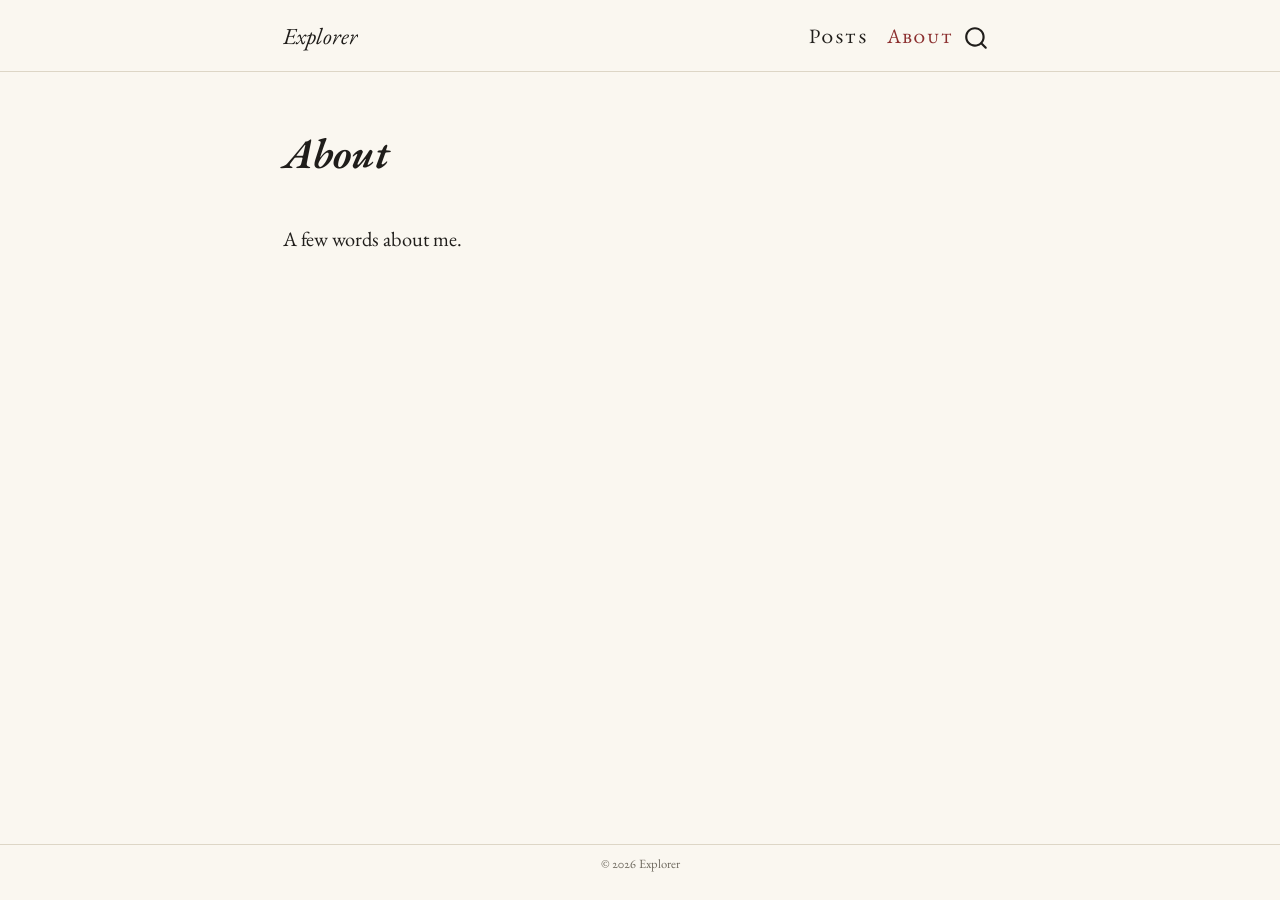
<file: about.html>
<!DOCTYPE html>
<html xmlns="http://www.w3.org/1999/xhtml" lang="en" xml:lang="en"><head>

<meta charset="utf-8">
<meta name="generator" content="quarto-1.10.18">

<meta name="viewport" content="width=device-width, initial-scale=1.0, user-scalable=yes">


<title>About – Explorer</title>
<style>
/* Default styles provided by pandoc.
** See https://pandoc.org/MANUAL.html#variables-for-html for config info.
*/
span.smallcaps{font-variant: small-caps;}
div.columns{display: flex; gap: 1.5em;}
div.column{flex: auto;}
@media screen {
div.columns{gap: min(4vw, 1.5em);}
div.column{overflow-x: auto;}
}
div.hanging-indent{margin-left: 1.5em; text-indent: -1.5em;}
ul.task-list{list-style: none;}
ul.task-list li input[type="checkbox"] {
  width: 0.8em;
  margin: 0 0.8em 0.2em -1em; /* quarto-specific, see https://github.com/quarto-dev/quarto-cli/issues/4556 */ 
  vertical-align: middle;
}
</style>


<script src="site_libs/quarto-nav/quarto-nav.js"></script>
<script src="site_libs/quarto-nav/headroom.min.js"></script>
<script src="site_libs/clipboard/clipboard.min.js"></script>
<script src="site_libs/quarto-search/autocomplete.umd.js"></script>
<script src="site_libs/quarto-search/fuse.min.js"></script>
<script src="site_libs/quarto-search/quarto-search.js"></script>
<meta name="quarto:offset" content="./">
<link href="./favicon.png" rel="icon" type="image/png">
<script src="site_libs/quarto-html/quarto.js" type="module"></script>
<script src="site_libs/quarto-html/tabsets/tabsets.js" type="module"></script>
<script src="site_libs/quarto-html/popper.min.js"></script>
<script src="site_libs/quarto-html/tippy.umd.min.js"></script>
<script src="site_libs/quarto-html/anchor.min.js"></script>
<link href="site_libs/quarto-html/tippy.css" rel="stylesheet">
<link href="site_libs/quarto-html/quarto-syntax-highlighting-9ef9d4760de657dc918b81d25b42b59f.css" rel="stylesheet" id="quarto-text-highlighting-styles">
<script src="site_libs/bootstrap/bootstrap.min.js"></script>
<link href="site_libs/bootstrap/bootstrap-icons.css" rel="stylesheet">
<link href="site_libs/bootstrap/bootstrap-f6f6ca1d723d13f8efd0f51be44ce9d9.min.css" rel="stylesheet" append-hash="true" id="quarto-bootstrap" data-mode="light">
<script id="quarto-search-options" type="application/json">{
  "location": "navbar",
  "copy-button": false,
  "collapse-after": 3,
  "panel-placement": "end",
  "type": "overlay",
  "limit": 50,
  "keyboard-shortcut": [
    "f",
    "/",
    "s"
  ],
  "show-item-context": false,
  "language": {
    "search-no-results-text": "No results",
    "search-matching-documents-text": "matching documents",
    "search-copy-link-title": "Copy link to search",
    "search-hide-matches-text": "Hide additional matches",
    "search-more-match-text": "more match in this document",
    "search-more-matches-text": "more matches in this document",
    "search-clear-button-title": "Clear",
    "search-text-placeholder": "",
    "search-detached-cancel-button-title": "Cancel",
    "search-submit-button-title": "Submit",
    "search-label": "Search"
  }
}</script>
<link rel="preconnect" href="https://fonts.googleapis.com">
<link rel="preconnect" href="https://fonts.gstatic.com" crossorigin="">
<link href="https://fonts.googleapis.com/css2?family=EB+Garamond:ital,wght@0,400;0,500;0,600;1,400;1,500&amp;family=IBM+Plex+Mono:wght@400&amp;display=swap" rel="stylesheet">


<meta property="og:title" content="About – Explorer">
<meta property="og:site_name" content="Explorer">
<meta name="twitter:title" content="About – Explorer">
<meta name="twitter:card" content="summary">
</head>

<body class="nav-fixed fullcontent quarto-light">

<div id="quarto-search-results"></div>
  <header id="quarto-header" class="headroom fixed-top">
    <nav class="navbar navbar-expand-lg " data-bs-theme="dark">
      <div class="navbar-container container-fluid">
      <div class="navbar-brand-container mx-auto">
    <a class="navbar-brand" href="./index.html">
    <span class="navbar-title">Explorer</span>
    </a>
  </div>
            <div id="quarto-search" class="" title="Search"></div>
          <button class="navbar-toggler" type="button" data-bs-toggle="collapse" data-bs-target="#navbarCollapse" aria-controls="navbarCollapse" role="menu" aria-expanded="false" aria-label="Toggle navigation" onclick="if (window.quartoToggleHeadroom) { window.quartoToggleHeadroom(); }">
  <span class="navbar-toggler-icon"></span>
</button>
          <div class="collapse navbar-collapse" id="navbarCollapse">
            <ul class="navbar-nav navbar-nav-scroll ms-auto">
  <li class="nav-item">
    <a class="nav-link" href="./index.html"> 
<span class="menu-text">Posts</span></a>
  </li>  
  <li class="nav-item">
    <a class="nav-link active" href="./about.html" aria-current="page"> 
<span class="menu-text">About</span></a>
  </li>  
</ul>
          </div> <!-- /navcollapse -->
            <div class="quarto-navbar-tools">
</div>
      </div> <!-- /container-fluid -->
    </nav>
</header>
<!-- content -->
<div id="quarto-content" class="quarto-container page-layout-custom page-navbar">
<!-- sidebar -->
<!-- margin-sidebar -->
<!-- main -->

<header id="title-block-header" class="quarto-title-block default">
<div class="quarto-title">
<h1 class="title">About</h1>
</div>



<div class="quarto-title-meta">

    
  
    
  </div>
  


</header>


<p>A few words about me.</p>




<script id="quarto-html-after-body" type="application/javascript">
  window.document.addEventListener("DOMContentLoaded", function (event) {
    const icon = "";
    const anchorJS = new window.AnchorJS();
    anchorJS.options = {
      placement: 'right',
      icon: icon
    };
    anchorJS.add('.anchored');
    const isCodeAnnotation = (el) => {
      for (const clz of el.classList) {
        if (clz.startsWith('code-annotation-')) {                     
          return true;
        }
      }
      return false;
    }
    const onCopySuccess = function(e) {
      // button target
      const button = e.trigger;
      // don't keep focus
      button.blur();
      // flash "checked"
      button.classList.add('code-copy-button-checked');
      var currentTitle = button.getAttribute("title");
      button.setAttribute("title", "Copied!");
      let tooltip;
      if (window.bootstrap) {
        button.setAttribute("data-bs-toggle", "tooltip");
        button.setAttribute("data-bs-placement", "left");
        button.setAttribute("data-bs-title", "Copied!");
        tooltip = new bootstrap.Tooltip(button, 
          { trigger: "manual", 
            customClass: "code-copy-button-tooltip",
            offset: [0, -8]});
        tooltip.show();    
      }
      setTimeout(function() {
        if (tooltip) {
          tooltip.hide();
          button.removeAttribute("data-bs-title");
          button.removeAttribute("data-bs-toggle");
          button.removeAttribute("data-bs-placement");
        }
        button.setAttribute("title", currentTitle);
        button.classList.remove('code-copy-button-checked');
      }, 1000);
      // clear code selection
      e.clearSelection();
    }
    const getTextToCopy = function(trigger) {
      const outerScaffold = trigger.parentElement.cloneNode(true);
      const codeEl = outerScaffold.querySelector('code');
      for (const childEl of codeEl.children) {
        if (isCodeAnnotation(childEl)) {
          childEl.remove();
        }
      }
      return codeEl.innerText;
    }
    const clipboard = new window.ClipboardJS('.code-copy-button:not([data-in-quarto-modal])', {
      text: getTextToCopy
    });
    clipboard.on('success', onCopySuccess);
    if (window.document.getElementById('quarto-embedded-source-code-modal')) {
      const clipboardModal = new window.ClipboardJS('.code-copy-button[data-in-quarto-modal]', {
        text: getTextToCopy,
        container: window.document.getElementById('quarto-embedded-source-code-modal')
      });
      clipboardModal.on('success', onCopySuccess);
    }
      var localhostRegex = new RegExp(/^(?:http|https):\/\/localhost\:?[0-9]*\//);
      var mailtoRegex = new RegExp(/^mailto:/);
        var filterRegex = new RegExp("https:\/\/CarlFriedrichGauss1\.github\.io\/notebook");
      var isInternal = (href) => {
          return filterRegex.test(href) || localhostRegex.test(href) || mailtoRegex.test(href);
      }
      // Inspect non-navigation links and adorn them if external
     var links = window.document.querySelectorAll('a[href]:not(.nav-link):not(.navbar-brand):not(.toc-action):not(.sidebar-link):not(.sidebar-item-toggle):not(.pagination-link):not(.no-external):not([aria-hidden]):not(.dropdown-item):not(.quarto-navigation-tool):not(.about-link)');
      for (var i=0; i<links.length; i++) {
        const link = links[i];
        if (!isInternal(link.href)) {
          // undo the damage that might have been done by quarto-nav.js in the case of
          // links that we want to consider external
          if (link.dataset.originalHref !== undefined) {
            link.href = link.dataset.originalHref;
          }
        }
      }
    function tippyHover(el, contentFn, onTriggerFn, onUntriggerFn) {
      const config = {
        allowHTML: true,
        maxWidth: 500,
        delay: 100,
        arrow: false,
        appendTo: function(el) {
            return el.parentElement;
        },
        interactive: true,
        interactiveBorder: 10,
        theme: 'quarto',
        placement: 'bottom-start',
      };
      if (contentFn) {
        config.content = contentFn;
      }
      if (onTriggerFn) {
        config.onTrigger = onTriggerFn;
      }
      if (onUntriggerFn) {
        config.onUntrigger = onUntriggerFn;
      }
      window.tippy(el, config); 
    }
    const noterefs = window.document.querySelectorAll('a[role="doc-noteref"]');
    for (var i=0; i<noterefs.length; i++) {
      const ref = noterefs[i];
      tippyHover(ref, function() {
        // use id or data attribute instead here
        let href = ref.getAttribute('data-footnote-href') || ref.getAttribute('href');
        try { href = new URL(href).hash; } catch {}
        const id = href.replace(/^#\/?/, "");
        const note = window.document.getElementById(id);
        if (note) {
          return note.innerHTML;
        } else {
          return "";
        }
      });
    }
    const xrefs = window.document.querySelectorAll('a.quarto-xref');
    const processXRef = (id, note) => {
      // Strip column container classes
      const stripColumnClz = (el) => {
        el.classList.remove("page-full", "page-columns");
        if (el.children) {
          for (const child of el.children) {
            stripColumnClz(child);
          }
        }
      }
      stripColumnClz(note)
      if (id === null || id.startsWith('sec-')) {
        // Special case sections, only their first couple elements
        const container = document.createElement("div");
        if (note.children && note.children.length > 2) {
          container.appendChild(note.children[0].cloneNode(true));
          for (let i = 1; i < note.children.length; i++) {
            const child = note.children[i];
            if (child.tagName === "P" && child.innerText === "") {
              continue;
            } else {
              container.appendChild(child.cloneNode(true));
              break;
            }
          }
          if (window.Quarto?.typesetMath) {
            window.Quarto.typesetMath(container);
          }
          return container.innerHTML
        } else {
          if (window.Quarto?.typesetMath) {
            window.Quarto.typesetMath(note);
          }
          return note.innerHTML;
        }
      } else {
        // Remove any anchor links if they are present
        const anchorLink = note.querySelector('a.anchorjs-link');
        if (anchorLink) {
          anchorLink.remove();
        }
        if (window.Quarto?.typesetMath) {
          window.Quarto.typesetMath(note);
        }
        if (note.classList.contains("callout")) {
          return note.outerHTML;
        } else {
          return note.innerHTML;
        }
      }
    }
    for (var i=0; i<xrefs.length; i++) {
      const xref = xrefs[i];
      tippyHover(xref, undefined, function(instance) {
        instance.disable();
        let url = xref.getAttribute('href');
        let hash = undefined; 
        if (url.startsWith('#')) {
          hash = url;
        } else {
          try { hash = new URL(url).hash; } catch {}
        }
        if (hash) {
          const id = hash.replace(/^#\/?/, "");
          const note = window.document.getElementById(id);
          if (note !== null) {
            try {
              const html = processXRef(id, note.cloneNode(true));
              instance.setContent(html);
            } finally {
              instance.enable();
              instance.show();
            }
          } else {
            // See if we can fetch this
            fetch(url.split('#')[0])
            .then(res => res.text())
            .then(html => {
              const parser = new DOMParser();
              const htmlDoc = parser.parseFromString(html, "text/html");
              const note = htmlDoc.getElementById(id);
              if (note !== null) {
                const html = processXRef(id, note);
                instance.setContent(html);
              } 
            }).finally(() => {
              instance.enable();
              instance.show();
            });
          }
        } else {
          // See if we can fetch a full url (with no hash to target)
          // This is a special case and we should probably do some content thinning / targeting
          fetch(url)
          .then(res => res.text())
          .then(html => {
            const parser = new DOMParser();
            const htmlDoc = parser.parseFromString(html, "text/html");
            const note = htmlDoc.querySelector('main.content');
            if (note !== null) {
              // This should only happen for chapter cross references
              // (since there is no id in the URL)
              // remove the first header
              if (note.children.length > 0 && note.children[0].tagName === "HEADER") {
                note.children[0].remove();
              }
              const html = processXRef(null, note);
              instance.setContent(html);
            } 
          }).finally(() => {
            instance.enable();
            instance.show();
          });
        }
      }, function(instance) {
      });
    }
        let selectedAnnoteEl;
        const selectorForAnnotation = ( cell, annotation) => {
          let cellAttr = 'data-code-cell="' + cell + '"';
          let lineAttr = 'data-code-annotation="' +  annotation + '"';
          const selector = 'span[' + cellAttr + '][' + lineAttr + ']';
          return selector;
        }
        const selectCodeLines = (annoteEl) => {
          const doc = window.document;
          const targetCell = annoteEl.getAttribute("data-target-cell");
          const targetAnnotation = annoteEl.getAttribute("data-target-annotation");
          const annoteSpan = window.document.querySelector(selectorForAnnotation(targetCell, targetAnnotation));
          const lines = annoteSpan.getAttribute("data-code-lines").split(",");
          const lineIds = lines.map((line) => {
            return targetCell + "-" + line;
          })
          let top = null;
          let height = null;
          let parent = null;
          if (lineIds.length > 0) {
              //compute the position of the single el (top and bottom and make a div)
              const el = window.document.getElementById(lineIds[0]);
              top = el.offsetTop;
              height = el.offsetHeight;
              parent = el.parentElement.parentElement;
            if (lineIds.length > 1) {
              const lastEl = window.document.getElementById(lineIds[lineIds.length - 1]);
              const bottom = lastEl.offsetTop + lastEl.offsetHeight;
              height = bottom - top;
            }
            if (top !== null && height !== null && parent !== null) {
              // cook up a div (if necessary) and position it 
              let div = window.document.getElementById("code-annotation-line-highlight");
              if (div === null) {
                div = window.document.createElement("div");
                div.setAttribute("id", "code-annotation-line-highlight");
                div.style.position = 'absolute';
                parent.appendChild(div);
              }
              div.style.top = top - 2 + "px";
              div.style.height = height + 4 + "px";
              div.style.left = 0;
              let gutterDiv = window.document.getElementById("code-annotation-line-highlight-gutter");
              if (gutterDiv === null) {
                gutterDiv = window.document.createElement("div");
                gutterDiv.setAttribute("id", "code-annotation-line-highlight-gutter");
                gutterDiv.style.position = 'absolute';
                const codeCell = window.document.getElementById(targetCell);
                const gutter = codeCell.querySelector('.code-annotation-gutter');
                gutter.appendChild(gutterDiv);
              }
              gutterDiv.style.top = top - 2 + "px";
              gutterDiv.style.height = height + 4 + "px";
            }
            selectedAnnoteEl = annoteEl;
          }
        };
        const unselectCodeLines = () => {
          const elementsIds = ["code-annotation-line-highlight", "code-annotation-line-highlight-gutter"];
          elementsIds.forEach((elId) => {
            const div = window.document.getElementById(elId);
            if (div) {
              div.remove();
            }
          });
          selectedAnnoteEl = undefined;
        };
          // Handle positioning of the toggle
      window.addEventListener(
        "resize",
        throttle(() => {
          elRect = undefined;
          if (selectedAnnoteEl) {
            selectCodeLines(selectedAnnoteEl);
          }
        }, 10)
      );
      function throttle(fn, ms) {
      let throttle = false;
      let timer;
        return (...args) => {
          if(!throttle) { // first call gets through
              fn.apply(this, args);
              throttle = true;
          } else { // all the others get throttled
              if(timer) clearTimeout(timer); // cancel #2
              timer = setTimeout(() => {
                fn.apply(this, args);
                timer = throttle = false;
              }, ms);
          }
        };
      }
        // Attach click handler to the DT
        const annoteDls = window.document.querySelectorAll('dt[data-target-cell]');
        for (const annoteDlNode of annoteDls) {
          annoteDlNode.addEventListener('click', (event) => {
            const clickedEl = event.target;
            if (clickedEl !== selectedAnnoteEl) {
              unselectCodeLines();
              const activeEl = window.document.querySelector('dt[data-target-cell].code-annotation-active');
              if (activeEl) {
                activeEl.classList.remove('code-annotation-active');
              }
              selectCodeLines(clickedEl);
              clickedEl.classList.add('code-annotation-active');
            } else {
              // Unselect the line
              unselectCodeLines();
              clickedEl.classList.remove('code-annotation-active');
            }
          });
        }
    const findCites = (el) => {
      const parentEl = el.parentElement;
      if (parentEl) {
        const cites = parentEl.dataset.cites;
        if (cites) {
          return {
            el,
            cites: cites.split(' ')
          };
        } else {
          return findCites(el.parentElement)
        }
      } else {
        return undefined;
      }
    };
    var bibliorefs = window.document.querySelectorAll('a[role="doc-biblioref"]');
    for (var i=0; i<bibliorefs.length; i++) {
      const ref = bibliorefs[i];
      const citeInfo = findCites(ref);
      if (citeInfo) {
        tippyHover(citeInfo.el, function() {
          var popup = window.document.createElement('div');
          citeInfo.cites.forEach(function(cite) {
            var citeDiv = window.document.createElement('div');
            citeDiv.classList.add('hanging-indent');
            citeDiv.classList.add('csl-entry');
            var biblioDiv = window.document.getElementById('ref-' + cite);
            if (biblioDiv) {
              citeDiv.innerHTML = biblioDiv.innerHTML;
            }
            popup.appendChild(citeDiv);
          });
          return popup.innerHTML;
        });
      }
    }
  });
  </script>
</div> <!-- /content -->
<footer class="footer">
  <div class="nav-footer">
    <div class="nav-footer-left">
      &nbsp;
    </div>   
    <div class="nav-footer-center">
<p>© 2026 Explorer</p>
</div>
    <div class="nav-footer-right">
      &nbsp;
    </div>
  </div>
</footer>




</body></html>
</file>
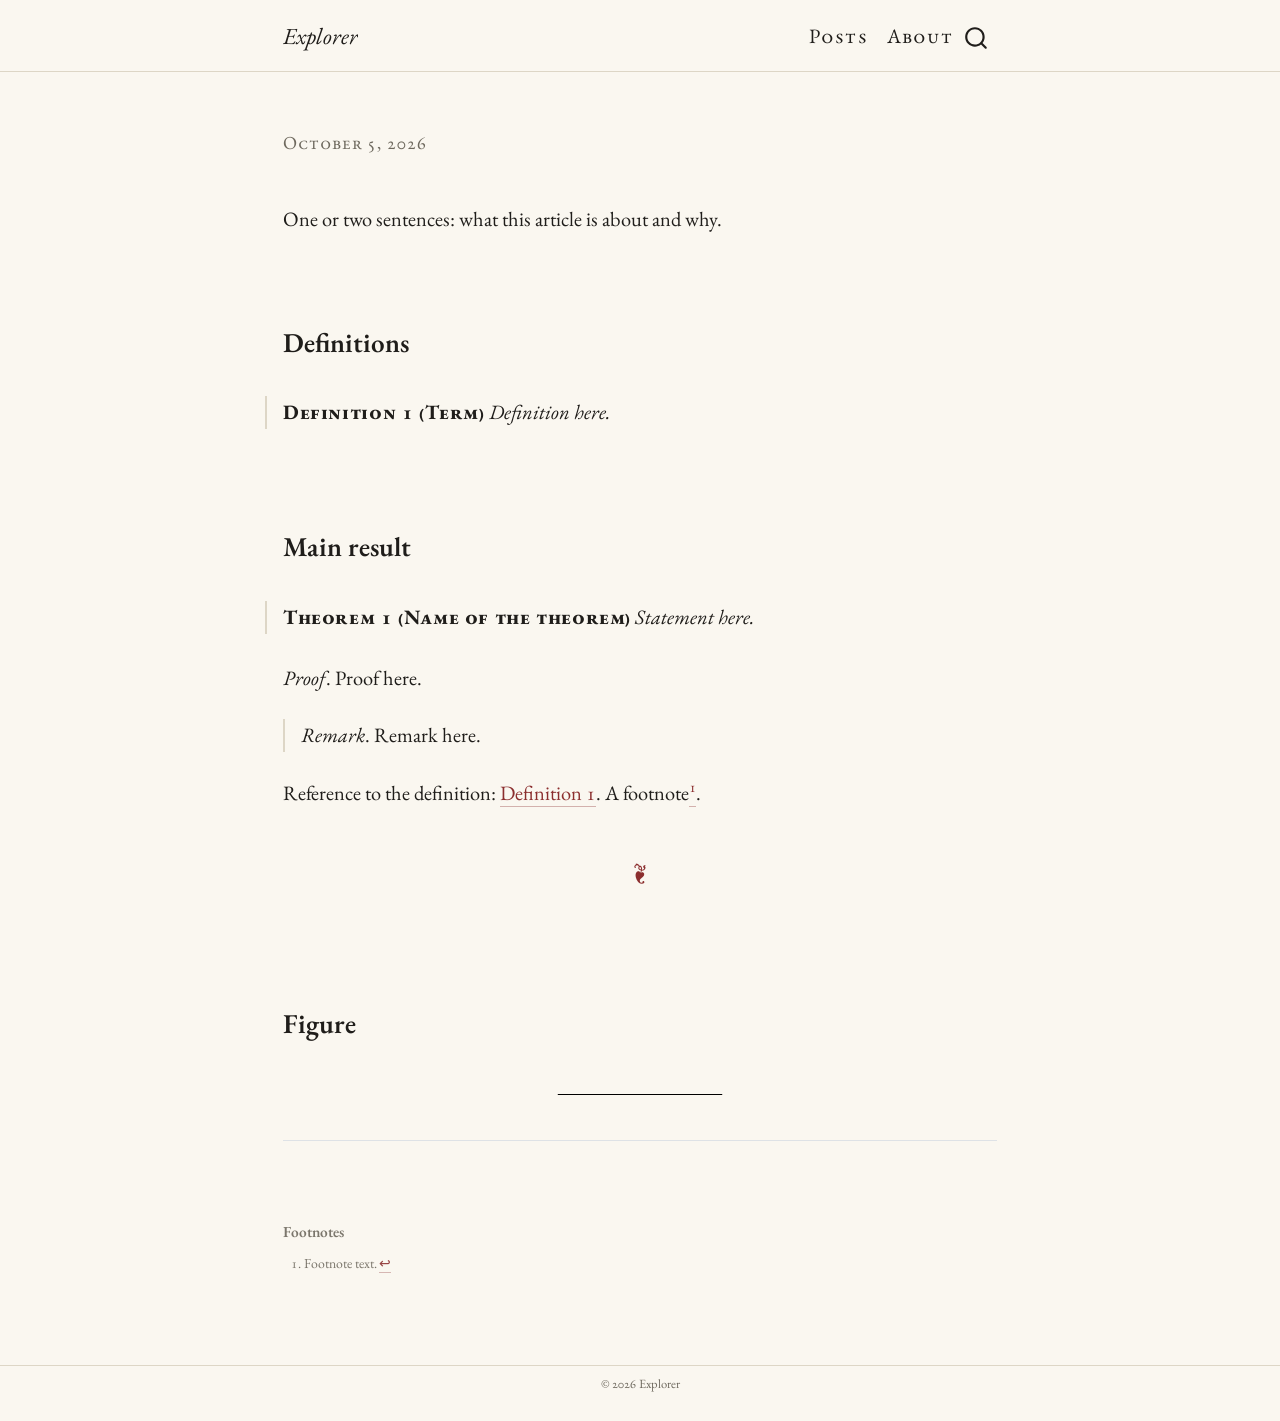
<file: posts/Something.html>
<!DOCTYPE html>
<html xmlns="http://www.w3.org/1999/xhtml" lang="en" xml:lang="en"><head>

<meta charset="utf-8">
<meta name="generator" content="quarto-1.10.18">

<meta name="viewport" content="width=device-width, initial-scale=1.0, user-scalable=yes">

<meta name="dcterms.date" content="2026-10-05">

<title>something – Explorer</title>
<style>
/* Default styles provided by pandoc.
** See https://pandoc.org/MANUAL.html#variables-for-html for config info.
*/
span.smallcaps{font-variant: small-caps;}
div.columns{display: flex; gap: 1.5em;}
div.column{flex: auto;}
@media screen {
div.columns{gap: min(4vw, 1.5em);}
div.column{overflow-x: auto;}
}
div.hanging-indent{margin-left: 1.5em; text-indent: -1.5em;}
ul.task-list{list-style: none;}
ul.task-list li input[type="checkbox"] {
  width: 0.8em;
  margin: 0 0.8em 0.2em -1em; /* quarto-specific, see https://github.com/quarto-dev/quarto-cli/issues/4556 */ 
  vertical-align: middle;
}
</style>


<script src="../site_libs/quarto-nav/quarto-nav.js"></script>
<script src="../site_libs/quarto-nav/headroom.min.js"></script>
<script src="../site_libs/clipboard/clipboard.min.js"></script>
<script src="../site_libs/quarto-search/autocomplete.umd.js"></script>
<script src="../site_libs/quarto-search/fuse.min.js"></script>
<script src="../site_libs/quarto-search/quarto-search.js"></script>
<meta name="quarto:offset" content="../">
<link href="../favicon.png" rel="icon" type="image/png">
<script src="../site_libs/quarto-html/quarto.js" type="module"></script>
<script src="../site_libs/quarto-html/tabsets/tabsets.js" type="module"></script>
<script src="../site_libs/quarto-html/popper.min.js"></script>
<script src="../site_libs/quarto-html/tippy.umd.min.js"></script>
<script src="../site_libs/quarto-html/anchor.min.js"></script>
<link href="../site_libs/quarto-html/tippy.css" rel="stylesheet">
<link href="../site_libs/quarto-html/quarto-syntax-highlighting-9ef9d4760de657dc918b81d25b42b59f.css" rel="stylesheet" id="quarto-text-highlighting-styles">
<script src="../site_libs/bootstrap/bootstrap.min.js"></script>
<link href="../site_libs/bootstrap/bootstrap-icons.css" rel="stylesheet">
<link href="../site_libs/bootstrap/bootstrap-f6f6ca1d723d13f8efd0f51be44ce9d9.min.css" rel="stylesheet" append-hash="true" id="quarto-bootstrap" data-mode="light">
<script id="quarto-search-options" type="application/json">{
  "location": "navbar",
  "copy-button": false,
  "collapse-after": 3,
  "panel-placement": "end",
  "type": "overlay",
  "limit": 50,
  "keyboard-shortcut": [
    "f",
    "/",
    "s"
  ],
  "show-item-context": false,
  "language": {
    "search-no-results-text": "No results",
    "search-matching-documents-text": "matching documents",
    "search-copy-link-title": "Copy link to search",
    "search-hide-matches-text": "Hide additional matches",
    "search-more-match-text": "more match in this document",
    "search-more-matches-text": "more matches in this document",
    "search-clear-button-title": "Clear",
    "search-text-placeholder": "",
    "search-detached-cancel-button-title": "Cancel",
    "search-submit-button-title": "Submit",
    "search-label": "Search"
  }
}</script>
<link rel="preconnect" href="https://fonts.googleapis.com">
<link rel="preconnect" href="https://fonts.gstatic.com" crossorigin="">
<link href="https://fonts.googleapis.com/css2?family=EB+Garamond:ital,wght@0,400;0,500;0,600;1,400;1,500&amp;family=IBM+Plex+Mono:wght@400&amp;display=swap" rel="stylesheet">


<meta property="og:title" content="– Explorer">
<meta property="og:site_name" content="Explorer">
<meta name="twitter:title" content="– Explorer">
<meta name="twitter:card" content="summary">
</head>

<body class="nav-fixed fullcontent quarto-light">

<div id="quarto-search-results"></div>
  <header id="quarto-header" class="headroom fixed-top">
    <nav class="navbar navbar-expand-lg " data-bs-theme="dark">
      <div class="navbar-container container-fluid">
      <div class="navbar-brand-container mx-auto">
    <a class="navbar-brand" href="../index.html">
    <span class="navbar-title">Explorer</span>
    </a>
  </div>
            <div id="quarto-search" class="" title="Search"></div>
          <button class="navbar-toggler" type="button" data-bs-toggle="collapse" data-bs-target="#navbarCollapse" aria-controls="navbarCollapse" role="menu" aria-expanded="false" aria-label="Toggle navigation" onclick="if (window.quartoToggleHeadroom) { window.quartoToggleHeadroom(); }">
  <span class="navbar-toggler-icon"></span>
</button>
          <div class="collapse navbar-collapse" id="navbarCollapse">
            <ul class="navbar-nav navbar-nav-scroll ms-auto">
  <li class="nav-item">
    <a class="nav-link" href="../index.html"> 
<span class="menu-text">Posts</span></a>
  </li>  
  <li class="nav-item">
    <a class="nav-link" href="../about.html"> 
<span class="menu-text">About</span></a>
  </li>  
</ul>
          </div> <!-- /navcollapse -->
            <div class="quarto-navbar-tools">
</div>
      </div> <!-- /container-fluid -->
    </nav>
</header>
<!-- content -->
<div id="quarto-content" class="quarto-container page-layout-custom page-navbar">
<!-- sidebar -->
<!-- margin-sidebar -->
<!-- main -->

<header id="title-block-header" class="quarto-title-block default">
<div class="quarto-title">
</div>



<div class="quarto-title-meta">

    
    <div>
    <div class="quarto-title-meta-heading">Published</div>
    <div class="quarto-title-meta-contents">
      <p class="date">October 5, 2026</p>
    </div>
  </div>
  
    
  </div>
  


</header>


<p>One or two sentences: what this article is about and why.</p>
<section id="definitions" class="level2">
<h2 data-anchor-id="definitions">Definitions</h2>
<div id="def-name" class="theorem definition">
<p><span class="theorem-title"><strong>Definition 1 (Term)</strong></span> Definition here.</p>
</div>
</section>
<section id="main-result" class="level2">
<h2 data-anchor-id="main-result">Main result</h2>
<div id="thm-name" class="theorem">
<p><span class="theorem-title"><strong>Theorem 1 (Name of the theorem)</strong></span> Statement here.</p>
</div>
<div class="proof">
<p><span class="proof-title"><em>Proof</em>. </span>Proof here.</p>
</div>
<div class="proof remark">
<p><span class="proof-title"><em>Remark</em>. </span>Remark here.</p>
</div>
<p>Reference to the definition: <a href="#def-name" class="quarto-xref">Definition&nbsp;1</a>. A footnote<a href="#fn1" class="footnote-ref" id="fnref1" role="doc-noteref"><sup>1</sup></a>.</p>
<hr>
</section>
<section id="figure" class="level2">
<h2 data-anchor-id="figure">Figure</h2>
<img src="Something_files/mediabag/d61ed5bcc8b78f1a71b5cdef74b81cb2babac2b5.svg" class="img-fluid">


</section>



<script id="quarto-html-after-body" type="application/javascript">
  window.document.addEventListener("DOMContentLoaded", function (event) {
    const icon = "";
    const anchorJS = new window.AnchorJS();
    anchorJS.options = {
      placement: 'right',
      icon: icon
    };
    anchorJS.add('.anchored');
    const isCodeAnnotation = (el) => {
      for (const clz of el.classList) {
        if (clz.startsWith('code-annotation-')) {                     
          return true;
        }
      }
      return false;
    }
    const onCopySuccess = function(e) {
      // button target
      const button = e.trigger;
      // don't keep focus
      button.blur();
      // flash "checked"
      button.classList.add('code-copy-button-checked');
      var currentTitle = button.getAttribute("title");
      button.setAttribute("title", "Copied!");
      let tooltip;
      if (window.bootstrap) {
        button.setAttribute("data-bs-toggle", "tooltip");
        button.setAttribute("data-bs-placement", "left");
        button.setAttribute("data-bs-title", "Copied!");
        tooltip = new bootstrap.Tooltip(button, 
          { trigger: "manual", 
            customClass: "code-copy-button-tooltip",
            offset: [0, -8]});
        tooltip.show();    
      }
      setTimeout(function() {
        if (tooltip) {
          tooltip.hide();
          button.removeAttribute("data-bs-title");
          button.removeAttribute("data-bs-toggle");
          button.removeAttribute("data-bs-placement");
        }
        button.setAttribute("title", currentTitle);
        button.classList.remove('code-copy-button-checked');
      }, 1000);
      // clear code selection
      e.clearSelection();
    }
    const getTextToCopy = function(trigger) {
      const outerScaffold = trigger.parentElement.cloneNode(true);
      const codeEl = outerScaffold.querySelector('code');
      for (const childEl of codeEl.children) {
        if (isCodeAnnotation(childEl)) {
          childEl.remove();
        }
      }
      return codeEl.innerText;
    }
    const clipboard = new window.ClipboardJS('.code-copy-button:not([data-in-quarto-modal])', {
      text: getTextToCopy
    });
    clipboard.on('success', onCopySuccess);
    if (window.document.getElementById('quarto-embedded-source-code-modal')) {
      const clipboardModal = new window.ClipboardJS('.code-copy-button[data-in-quarto-modal]', {
        text: getTextToCopy,
        container: window.document.getElementById('quarto-embedded-source-code-modal')
      });
      clipboardModal.on('success', onCopySuccess);
    }
      var localhostRegex = new RegExp(/^(?:http|https):\/\/localhost\:?[0-9]*\//);
      var mailtoRegex = new RegExp(/^mailto:/);
        var filterRegex = new RegExp("https:\/\/CarlFriedrichGauss1\.github\.io\/notebook");
      var isInternal = (href) => {
          return filterRegex.test(href) || localhostRegex.test(href) || mailtoRegex.test(href);
      }
      // Inspect non-navigation links and adorn them if external
     var links = window.document.querySelectorAll('a[href]:not(.nav-link):not(.navbar-brand):not(.toc-action):not(.sidebar-link):not(.sidebar-item-toggle):not(.pagination-link):not(.no-external):not([aria-hidden]):not(.dropdown-item):not(.quarto-navigation-tool):not(.about-link)');
      for (var i=0; i<links.length; i++) {
        const link = links[i];
        if (!isInternal(link.href)) {
          // undo the damage that might have been done by quarto-nav.js in the case of
          // links that we want to consider external
          if (link.dataset.originalHref !== undefined) {
            link.href = link.dataset.originalHref;
          }
        }
      }
    function tippyHover(el, contentFn, onTriggerFn, onUntriggerFn) {
      const config = {
        allowHTML: true,
        maxWidth: 500,
        delay: 100,
        arrow: false,
        appendTo: function(el) {
            return el.parentElement;
        },
        interactive: true,
        interactiveBorder: 10,
        theme: 'quarto',
        placement: 'bottom-start',
      };
      if (contentFn) {
        config.content = contentFn;
      }
      if (onTriggerFn) {
        config.onTrigger = onTriggerFn;
      }
      if (onUntriggerFn) {
        config.onUntrigger = onUntriggerFn;
      }
      window.tippy(el, config); 
    }
    const noterefs = window.document.querySelectorAll('a[role="doc-noteref"]');
    for (var i=0; i<noterefs.length; i++) {
      const ref = noterefs[i];
      tippyHover(ref, function() {
        // use id or data attribute instead here
        let href = ref.getAttribute('data-footnote-href') || ref.getAttribute('href');
        try { href = new URL(href).hash; } catch {}
        const id = href.replace(/^#\/?/, "");
        const note = window.document.getElementById(id);
        if (note) {
          return note.innerHTML;
        } else {
          return "";
        }
      });
    }
    const xrefs = window.document.querySelectorAll('a.quarto-xref');
    const processXRef = (id, note) => {
      // Strip column container classes
      const stripColumnClz = (el) => {
        el.classList.remove("page-full", "page-columns");
        if (el.children) {
          for (const child of el.children) {
            stripColumnClz(child);
          }
        }
      }
      stripColumnClz(note)
      if (id === null || id.startsWith('sec-')) {
        // Special case sections, only their first couple elements
        const container = document.createElement("div");
        if (note.children && note.children.length > 2) {
          container.appendChild(note.children[0].cloneNode(true));
          for (let i = 1; i < note.children.length; i++) {
            const child = note.children[i];
            if (child.tagName === "P" && child.innerText === "") {
              continue;
            } else {
              container.appendChild(child.cloneNode(true));
              break;
            }
          }
          if (window.Quarto?.typesetMath) {
            window.Quarto.typesetMath(container);
          }
          return container.innerHTML
        } else {
          if (window.Quarto?.typesetMath) {
            window.Quarto.typesetMath(note);
          }
          return note.innerHTML;
        }
      } else {
        // Remove any anchor links if they are present
        const anchorLink = note.querySelector('a.anchorjs-link');
        if (anchorLink) {
          anchorLink.remove();
        }
        if (window.Quarto?.typesetMath) {
          window.Quarto.typesetMath(note);
        }
        if (note.classList.contains("callout")) {
          return note.outerHTML;
        } else {
          return note.innerHTML;
        }
      }
    }
    for (var i=0; i<xrefs.length; i++) {
      const xref = xrefs[i];
      tippyHover(xref, undefined, function(instance) {
        instance.disable();
        let url = xref.getAttribute('href');
        let hash = undefined; 
        if (url.startsWith('#')) {
          hash = url;
        } else {
          try { hash = new URL(url).hash; } catch {}
        }
        if (hash) {
          const id = hash.replace(/^#\/?/, "");
          const note = window.document.getElementById(id);
          if (note !== null) {
            try {
              const html = processXRef(id, note.cloneNode(true));
              instance.setContent(html);
            } finally {
              instance.enable();
              instance.show();
            }
          } else {
            // See if we can fetch this
            fetch(url.split('#')[0])
            .then(res => res.text())
            .then(html => {
              const parser = new DOMParser();
              const htmlDoc = parser.parseFromString(html, "text/html");
              const note = htmlDoc.getElementById(id);
              if (note !== null) {
                const html = processXRef(id, note);
                instance.setContent(html);
              } 
            }).finally(() => {
              instance.enable();
              instance.show();
            });
          }
        } else {
          // See if we can fetch a full url (with no hash to target)
          // This is a special case and we should probably do some content thinning / targeting
          fetch(url)
          .then(res => res.text())
          .then(html => {
            const parser = new DOMParser();
            const htmlDoc = parser.parseFromString(html, "text/html");
            const note = htmlDoc.querySelector('main.content');
            if (note !== null) {
              // This should only happen for chapter cross references
              // (since there is no id in the URL)
              // remove the first header
              if (note.children.length > 0 && note.children[0].tagName === "HEADER") {
                note.children[0].remove();
              }
              const html = processXRef(null, note);
              instance.setContent(html);
            } 
          }).finally(() => {
            instance.enable();
            instance.show();
          });
        }
      }, function(instance) {
      });
    }
        let selectedAnnoteEl;
        const selectorForAnnotation = ( cell, annotation) => {
          let cellAttr = 'data-code-cell="' + cell + '"';
          let lineAttr = 'data-code-annotation="' +  annotation + '"';
          const selector = 'span[' + cellAttr + '][' + lineAttr + ']';
          return selector;
        }
        const selectCodeLines = (annoteEl) => {
          const doc = window.document;
          const targetCell = annoteEl.getAttribute("data-target-cell");
          const targetAnnotation = annoteEl.getAttribute("data-target-annotation");
          const annoteSpan = window.document.querySelector(selectorForAnnotation(targetCell, targetAnnotation));
          const lines = annoteSpan.getAttribute("data-code-lines").split(",");
          const lineIds = lines.map((line) => {
            return targetCell + "-" + line;
          })
          let top = null;
          let height = null;
          let parent = null;
          if (lineIds.length > 0) {
              //compute the position of the single el (top and bottom and make a div)
              const el = window.document.getElementById(lineIds[0]);
              top = el.offsetTop;
              height = el.offsetHeight;
              parent = el.parentElement.parentElement;
            if (lineIds.length > 1) {
              const lastEl = window.document.getElementById(lineIds[lineIds.length - 1]);
              const bottom = lastEl.offsetTop + lastEl.offsetHeight;
              height = bottom - top;
            }
            if (top !== null && height !== null && parent !== null) {
              // cook up a div (if necessary) and position it 
              let div = window.document.getElementById("code-annotation-line-highlight");
              if (div === null) {
                div = window.document.createElement("div");
                div.setAttribute("id", "code-annotation-line-highlight");
                div.style.position = 'absolute';
                parent.appendChild(div);
              }
              div.style.top = top - 2 + "px";
              div.style.height = height + 4 + "px";
              div.style.left = 0;
              let gutterDiv = window.document.getElementById("code-annotation-line-highlight-gutter");
              if (gutterDiv === null) {
                gutterDiv = window.document.createElement("div");
                gutterDiv.setAttribute("id", "code-annotation-line-highlight-gutter");
                gutterDiv.style.position = 'absolute';
                const codeCell = window.document.getElementById(targetCell);
                const gutter = codeCell.querySelector('.code-annotation-gutter');
                gutter.appendChild(gutterDiv);
              }
              gutterDiv.style.top = top - 2 + "px";
              gutterDiv.style.height = height + 4 + "px";
            }
            selectedAnnoteEl = annoteEl;
          }
        };
        const unselectCodeLines = () => {
          const elementsIds = ["code-annotation-line-highlight", "code-annotation-line-highlight-gutter"];
          elementsIds.forEach((elId) => {
            const div = window.document.getElementById(elId);
            if (div) {
              div.remove();
            }
          });
          selectedAnnoteEl = undefined;
        };
          // Handle positioning of the toggle
      window.addEventListener(
        "resize",
        throttle(() => {
          elRect = undefined;
          if (selectedAnnoteEl) {
            selectCodeLines(selectedAnnoteEl);
          }
        }, 10)
      );
      function throttle(fn, ms) {
      let throttle = false;
      let timer;
        return (...args) => {
          if(!throttle) { // first call gets through
              fn.apply(this, args);
              throttle = true;
          } else { // all the others get throttled
              if(timer) clearTimeout(timer); // cancel #2
              timer = setTimeout(() => {
                fn.apply(this, args);
                timer = throttle = false;
              }, ms);
          }
        };
      }
        // Attach click handler to the DT
        const annoteDls = window.document.querySelectorAll('dt[data-target-cell]');
        for (const annoteDlNode of annoteDls) {
          annoteDlNode.addEventListener('click', (event) => {
            const clickedEl = event.target;
            if (clickedEl !== selectedAnnoteEl) {
              unselectCodeLines();
              const activeEl = window.document.querySelector('dt[data-target-cell].code-annotation-active');
              if (activeEl) {
                activeEl.classList.remove('code-annotation-active');
              }
              selectCodeLines(clickedEl);
              clickedEl.classList.add('code-annotation-active');
            } else {
              // Unselect the line
              unselectCodeLines();
              clickedEl.classList.remove('code-annotation-active');
            }
          });
        }
    const findCites = (el) => {
      const parentEl = el.parentElement;
      if (parentEl) {
        const cites = parentEl.dataset.cites;
        if (cites) {
          return {
            el,
            cites: cites.split(' ')
          };
        } else {
          return findCites(el.parentElement)
        }
      } else {
        return undefined;
      }
    };
    var bibliorefs = window.document.querySelectorAll('a[role="doc-biblioref"]');
    for (var i=0; i<bibliorefs.length; i++) {
      const ref = bibliorefs[i];
      const citeInfo = findCites(ref);
      if (citeInfo) {
        tippyHover(citeInfo.el, function() {
          var popup = window.document.createElement('div');
          citeInfo.cites.forEach(function(cite) {
            var citeDiv = window.document.createElement('div');
            citeDiv.classList.add('hanging-indent');
            citeDiv.classList.add('csl-entry');
            var biblioDiv = window.document.getElementById('ref-' + cite);
            if (biblioDiv) {
              citeDiv.innerHTML = biblioDiv.innerHTML;
            }
            popup.appendChild(citeDiv);
          });
          return popup.innerHTML;
        });
      }
    }
  });
  </script>
<div id="quarto-appendix" class="default"><section id="footnotes" class="footnotes footnotes-end-of-document" role="doc-endnotes"><h2 class="anchored quarto-appendix-heading">Footnotes</h2>

<ol>
<li id="fn1"><p>Footnote text.<a href="#fnref1" class="footnote-back" role="doc-backlink">↩︎</a></p></li>
</ol>
</section></div></div> <!-- /content -->
<footer class="footer">
  <div class="nav-footer">
    <div class="nav-footer-left">
      &nbsp;
    </div>   
    <div class="nav-footer-center">
<p>© 2026 Explorer</p>
</div>
    <div class="nav-footer-right">
      &nbsp;
    </div>
  </div>
</footer>




</body></html>
</file>
<file: site_libs/quarto-html/tippy.css>
.tippy-box[data-animation=fade][data-state=hidden]{opacity:0}[data-tippy-root]{max-width:calc(100vw - 10px)}.tippy-box{position:relative;background-color:#333;color:#fff;border-radius:4px;font-size:14px;line-height:1.4;white-space:normal;outline:0;transition-property:transform,visibility,opacity}.tippy-box[data-placement^=top]>.tippy-arrow{bottom:0}.tippy-box[data-placement^=top]>.tippy-arrow:before{bottom:-7px;left:0;border-width:8px 8px 0;border-top-color:initial;transform-origin:center top}.tippy-box[data-placement^=bottom]>.tippy-arrow{top:0}.tippy-box[data-placement^=bottom]>.tippy-arrow:before{top:-7px;left:0;border-width:0 8px 8px;border-bottom-color:initial;transform-origin:center bottom}.tippy-box[data-placement^=left]>.tippy-arrow{right:0}.tippy-box[data-placement^=left]>.tippy-arrow:before{border-width:8px 0 8px 8px;border-left-color:initial;right:-7px;transform-origin:center left}.tippy-box[data-placement^=right]>.tippy-arrow{left:0}.tippy-box[data-placement^=right]>.tippy-arrow:before{left:-7px;border-width:8px 8px 8px 0;border-right-color:initial;transform-origin:center right}.tippy-box[data-inertia][data-state=visible]{transition-timing-function:cubic-bezier(.54,1.5,.38,1.11)}.tippy-arrow{width:16px;height:16px;color:#333}.tippy-arrow:before{content:"";position:absolute;border-color:transparent;border-style:solid}.tippy-content{position:relative;padding:5px 9px;z-index:1}
</file>
<file: site_libs/quarto-html/quarto-syntax-highlighting-9ef9d4760de657dc918b81d25b42b59f.css>
/* quarto syntax highlight colors */
:root {
  --quarto-hl-ot-color: #003B4F;
  --quarto-hl-at-color: #657422;
  --quarto-hl-ss-color: #20794D;
  --quarto-hl-an-color: #5E5E5E;
  --quarto-hl-fu-color: #4758AB;
  --quarto-hl-st-color: #20794D;
  --quarto-hl-cf-color: #003B4F;
  --quarto-hl-op-color: #5E5E5E;
  --quarto-hl-er-color: #AD0000;
  --quarto-hl-bn-color: #AD0000;
  --quarto-hl-al-color: #AD0000;
  --quarto-hl-va-color: #111111;
  --quarto-hl-bu-color: inherit;
  --quarto-hl-ex-color: inherit;
  --quarto-hl-pp-color: #AD0000;
  --quarto-hl-in-color: #5E5E5E;
  --quarto-hl-vs-color: #20794D;
  --quarto-hl-wa-color: #5E5E5E;
  --quarto-hl-do-color: #5E5E5E;
  --quarto-hl-im-color: #00769E;
  --quarto-hl-ch-color: #20794D;
  --quarto-hl-dt-color: #AD0000;
  --quarto-hl-fl-color: #AD0000;
  --quarto-hl-co-color: #5E5E5E;
  --quarto-hl-cv-color: #5E5E5E;
  --quarto-hl-cn-color: #8f5902;
  --quarto-hl-sc-color: #5E5E5E;
  --quarto-hl-dv-color: #AD0000;
  --quarto-hl-kw-color: #003B4F;
}

/* other quarto variables */
:root {
  --quarto-font-monospace: "IBM Plex Mono", Menlo, monospace;
}

/* syntax highlight based on Pandoc's rules */
pre > code.sourceCode > span {
  color: #003B4F;
}

code.sourceCode > span {
  color: #003B4F;
}

div.sourceCode,
div.sourceCode pre.sourceCode {
  color: #003B4F;
}

/* Normal */
code span {
  color: #003B4F;
}

/* Alert */
code span.al {
  color: #AD0000;
  font-style: inherit;
}

/* Annotation */
code span.an {
  color: #5E5E5E;
  font-style: inherit;
}

/* Attribute */
code span.at {
  color: #657422;
  font-style: inherit;
}

/* BaseN */
code span.bn {
  color: #AD0000;
  font-style: inherit;
}

/* BuiltIn */
code span.bu {
  font-style: inherit;
}

/* ControlFlow */
code span.cf {
  color: #003B4F;
  font-weight: bold;
  font-style: inherit;
}

/* Char */
code span.ch {
  color: #20794D;
  font-style: inherit;
}

/* Constant */
code span.cn {
  color: #8f5902;
  font-style: inherit;
}

/* Comment */
code span.co {
  color: #5E5E5E;
  font-style: inherit;
}

/* CommentVar */
code span.cv {
  color: #5E5E5E;
  font-style: italic;
}

/* Documentation */
code span.do {
  color: #5E5E5E;
  font-style: italic;
}

/* DataType */
code span.dt {
  color: #AD0000;
  font-style: inherit;
}

/* DecVal */
code span.dv {
  color: #AD0000;
  font-style: inherit;
}

/* Error */
code span.er {
  color: #AD0000;
  font-style: inherit;
}

/* Extension */
code span.ex {
  font-style: inherit;
}

/* Float */
code span.fl {
  color: #AD0000;
  font-style: inherit;
}

/* Function */
code span.fu {
  color: #4758AB;
  font-style: inherit;
}

/* Import */
code span.im {
  color: #00769E;
  font-style: inherit;
}

/* Information */
code span.in {
  color: #5E5E5E;
  font-style: inherit;
}

/* Keyword */
code span.kw {
  color: #003B4F;
  font-weight: bold;
  font-style: inherit;
}

/* Operator */
code span.op {
  color: #5E5E5E;
  font-style: inherit;
}

/* Other */
code span.ot {
  color: #003B4F;
  font-style: inherit;
}

/* Preprocessor */
code span.pp {
  color: #AD0000;
  font-style: inherit;
}

/* SpecialChar */
code span.sc {
  color: #5E5E5E;
  font-style: inherit;
}

/* SpecialString */
code span.ss {
  color: #20794D;
  font-style: inherit;
}

/* String */
code span.st {
  color: #20794D;
  font-style: inherit;
}

/* Variable */
code span.va {
  color: #111111;
  font-style: inherit;
}

/* VerbatimString */
code span.vs {
  color: #20794D;
  font-style: inherit;
}

/* Warning */
code span.wa {
  color: #5E5E5E;
  font-style: italic;
}

.prevent-inlining {
  content: "</";
}

/*# sourceMappingURL=d52742c9253a71b8159bb6b6c2ee37d2.css.map */
</file>
